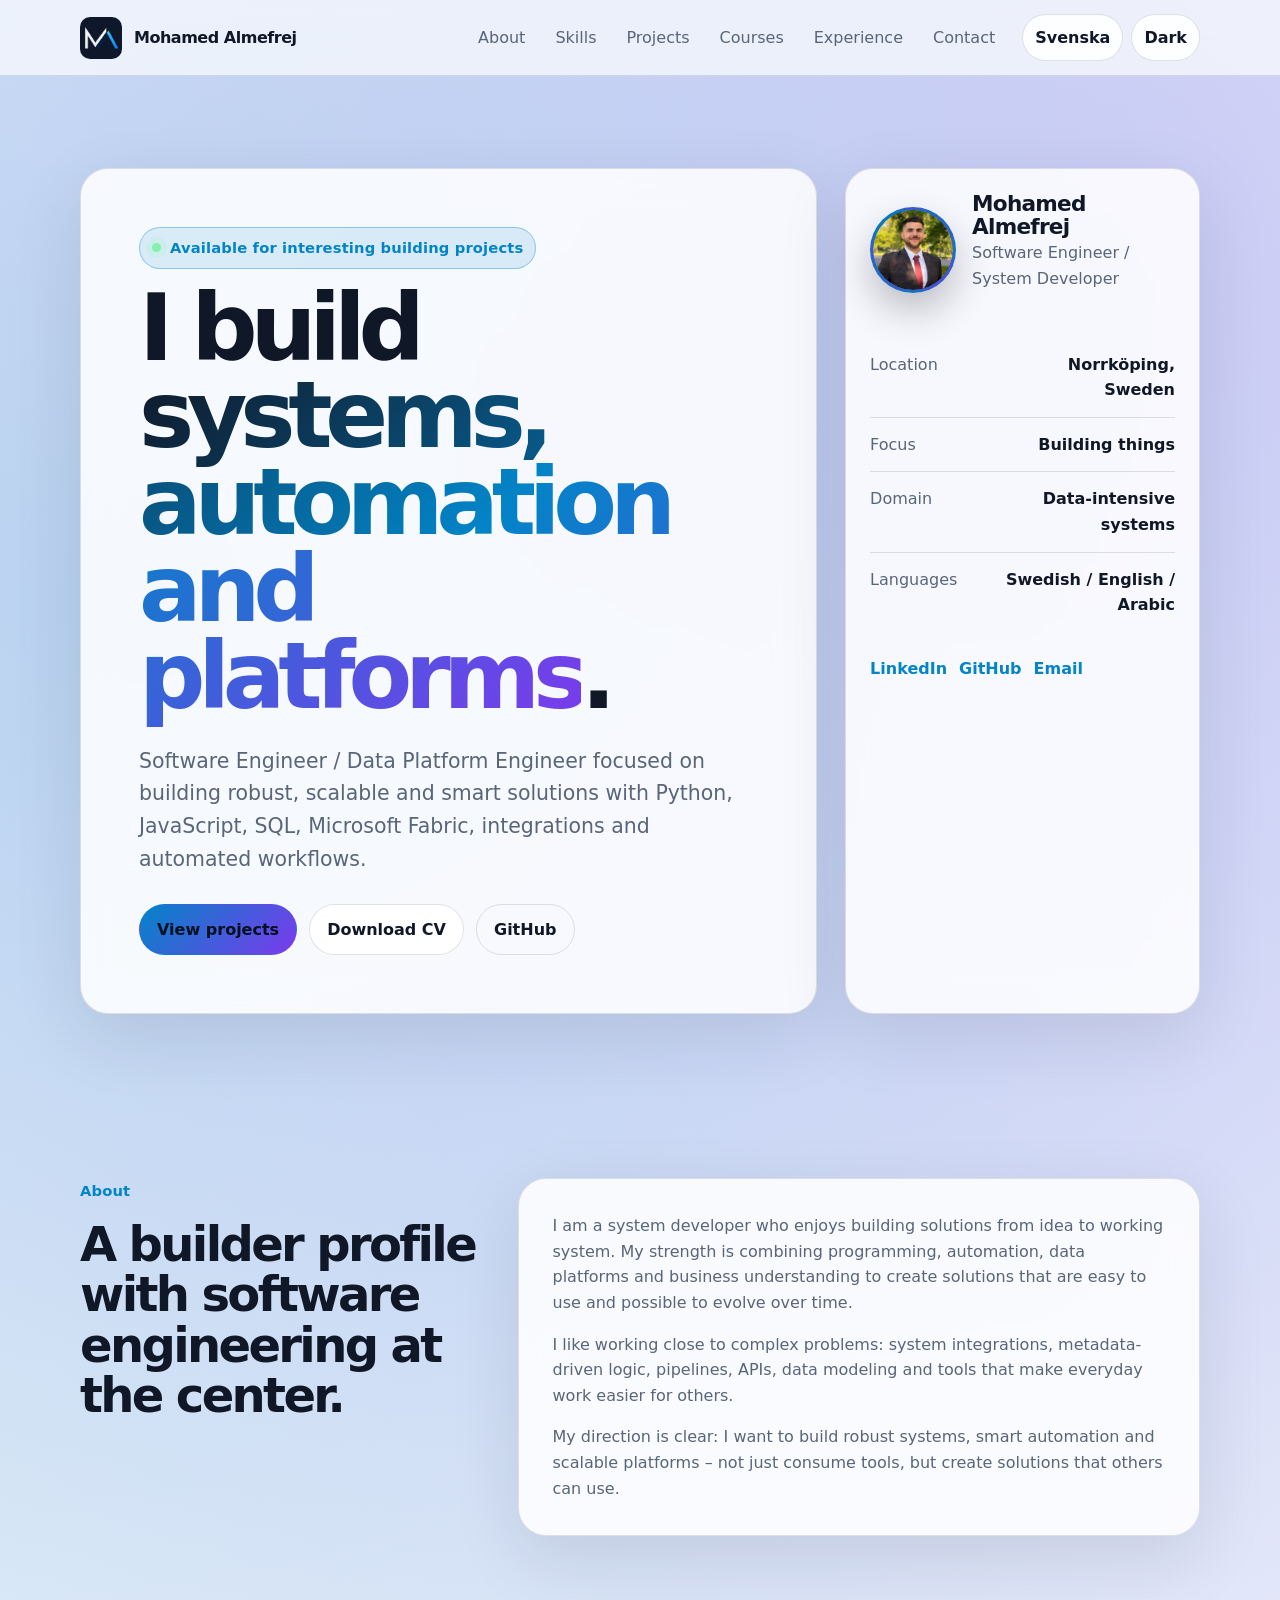
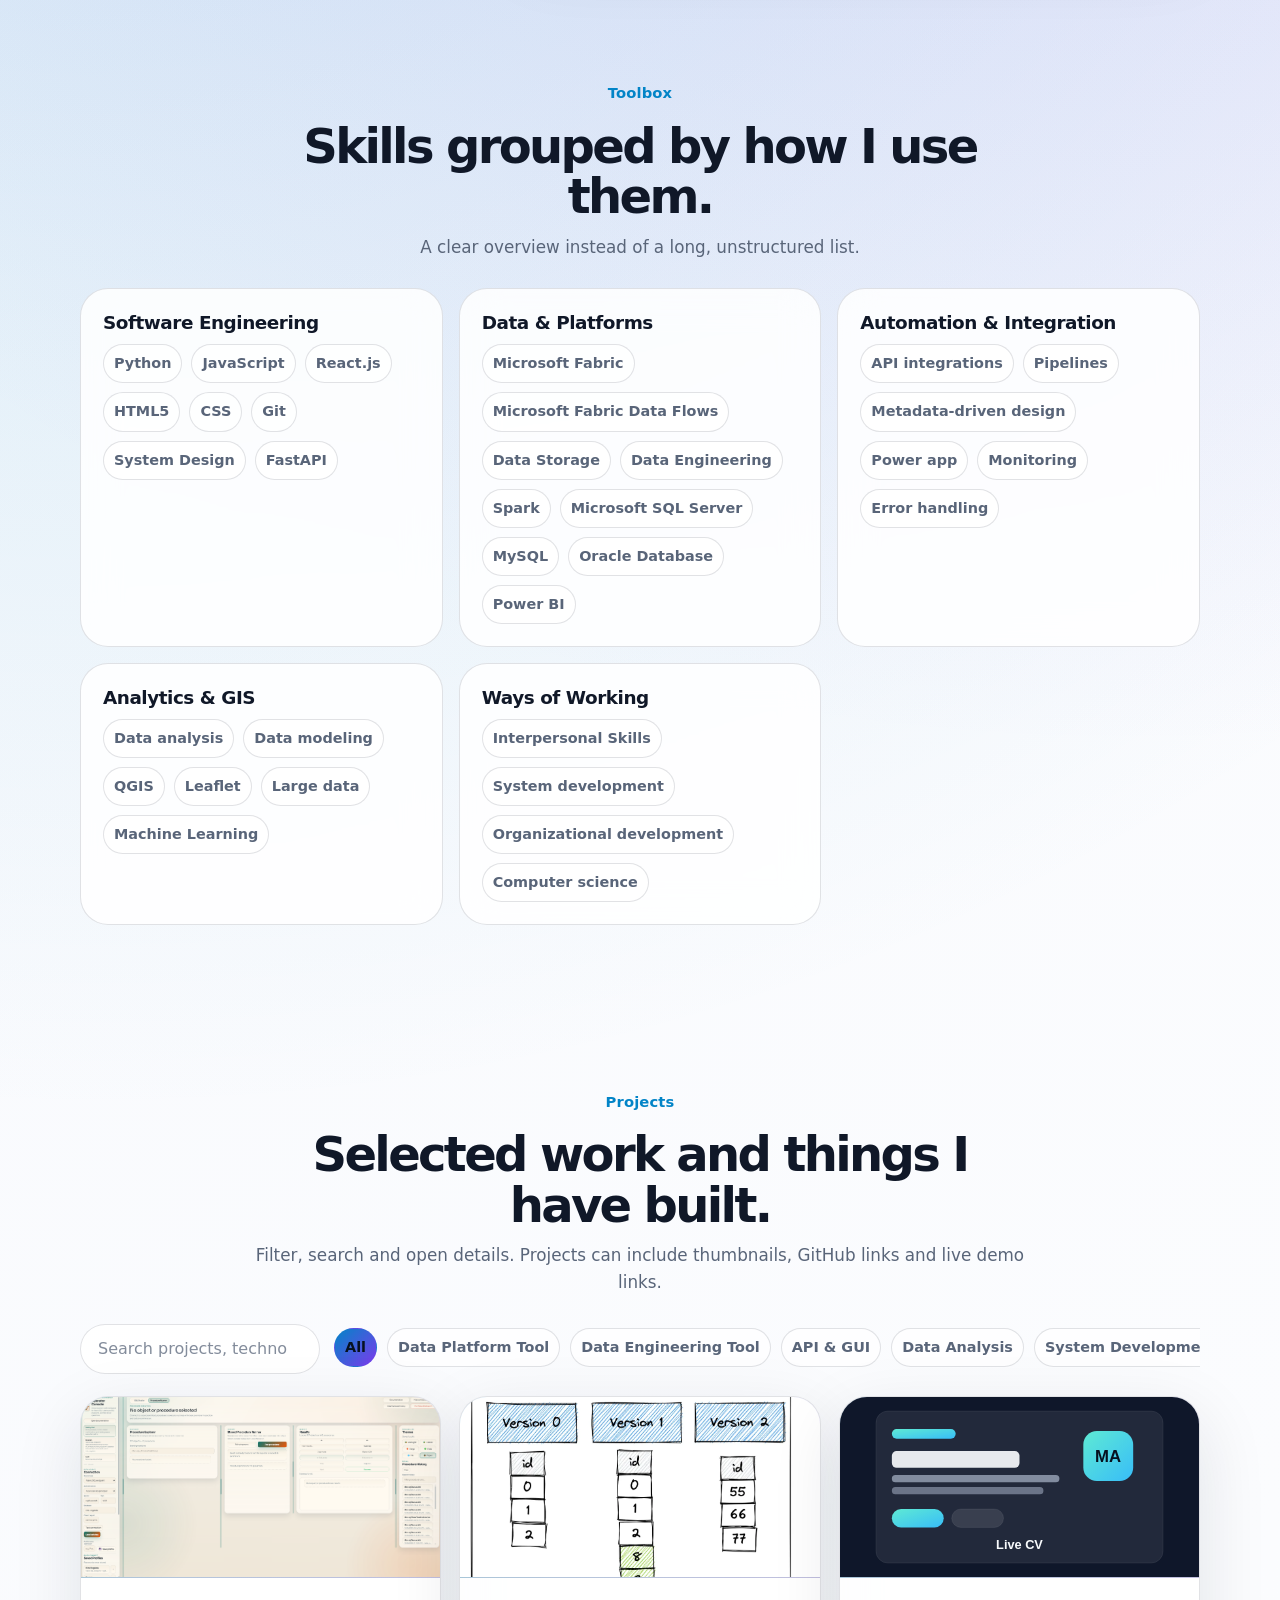
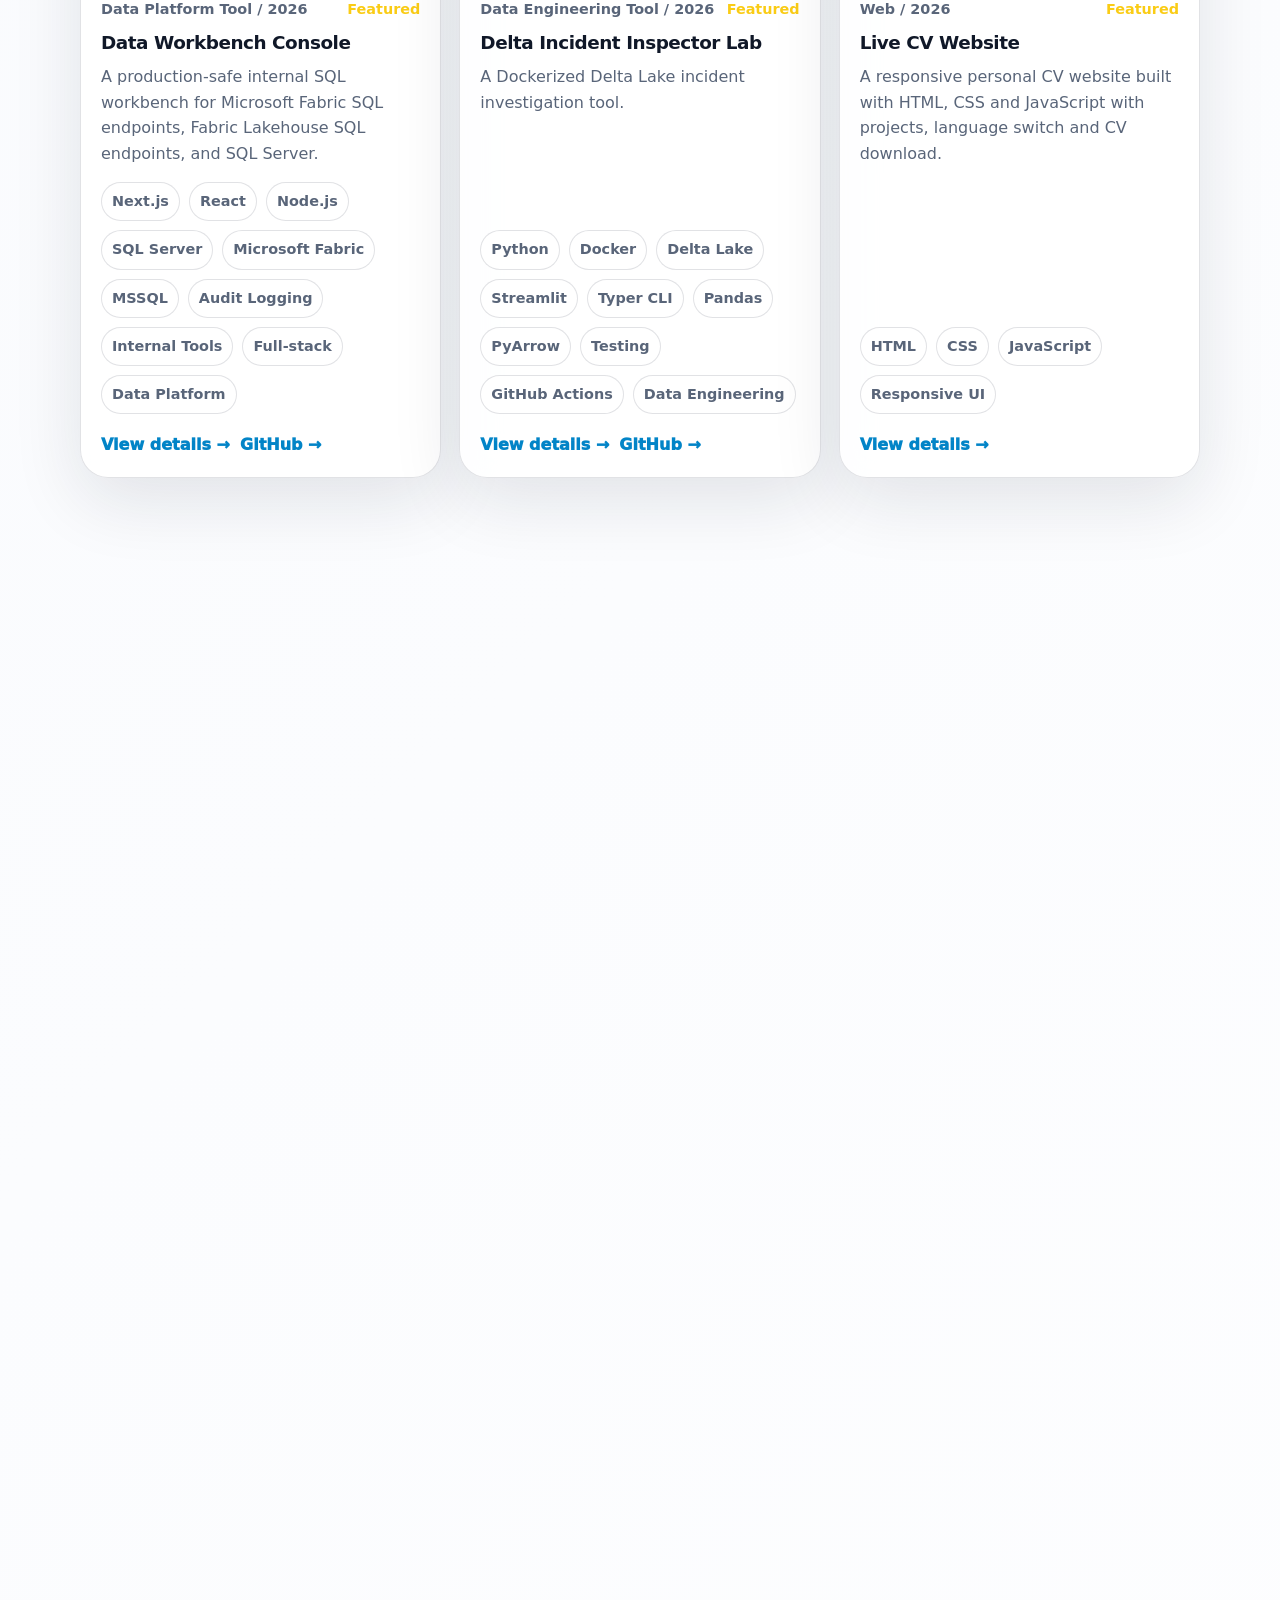
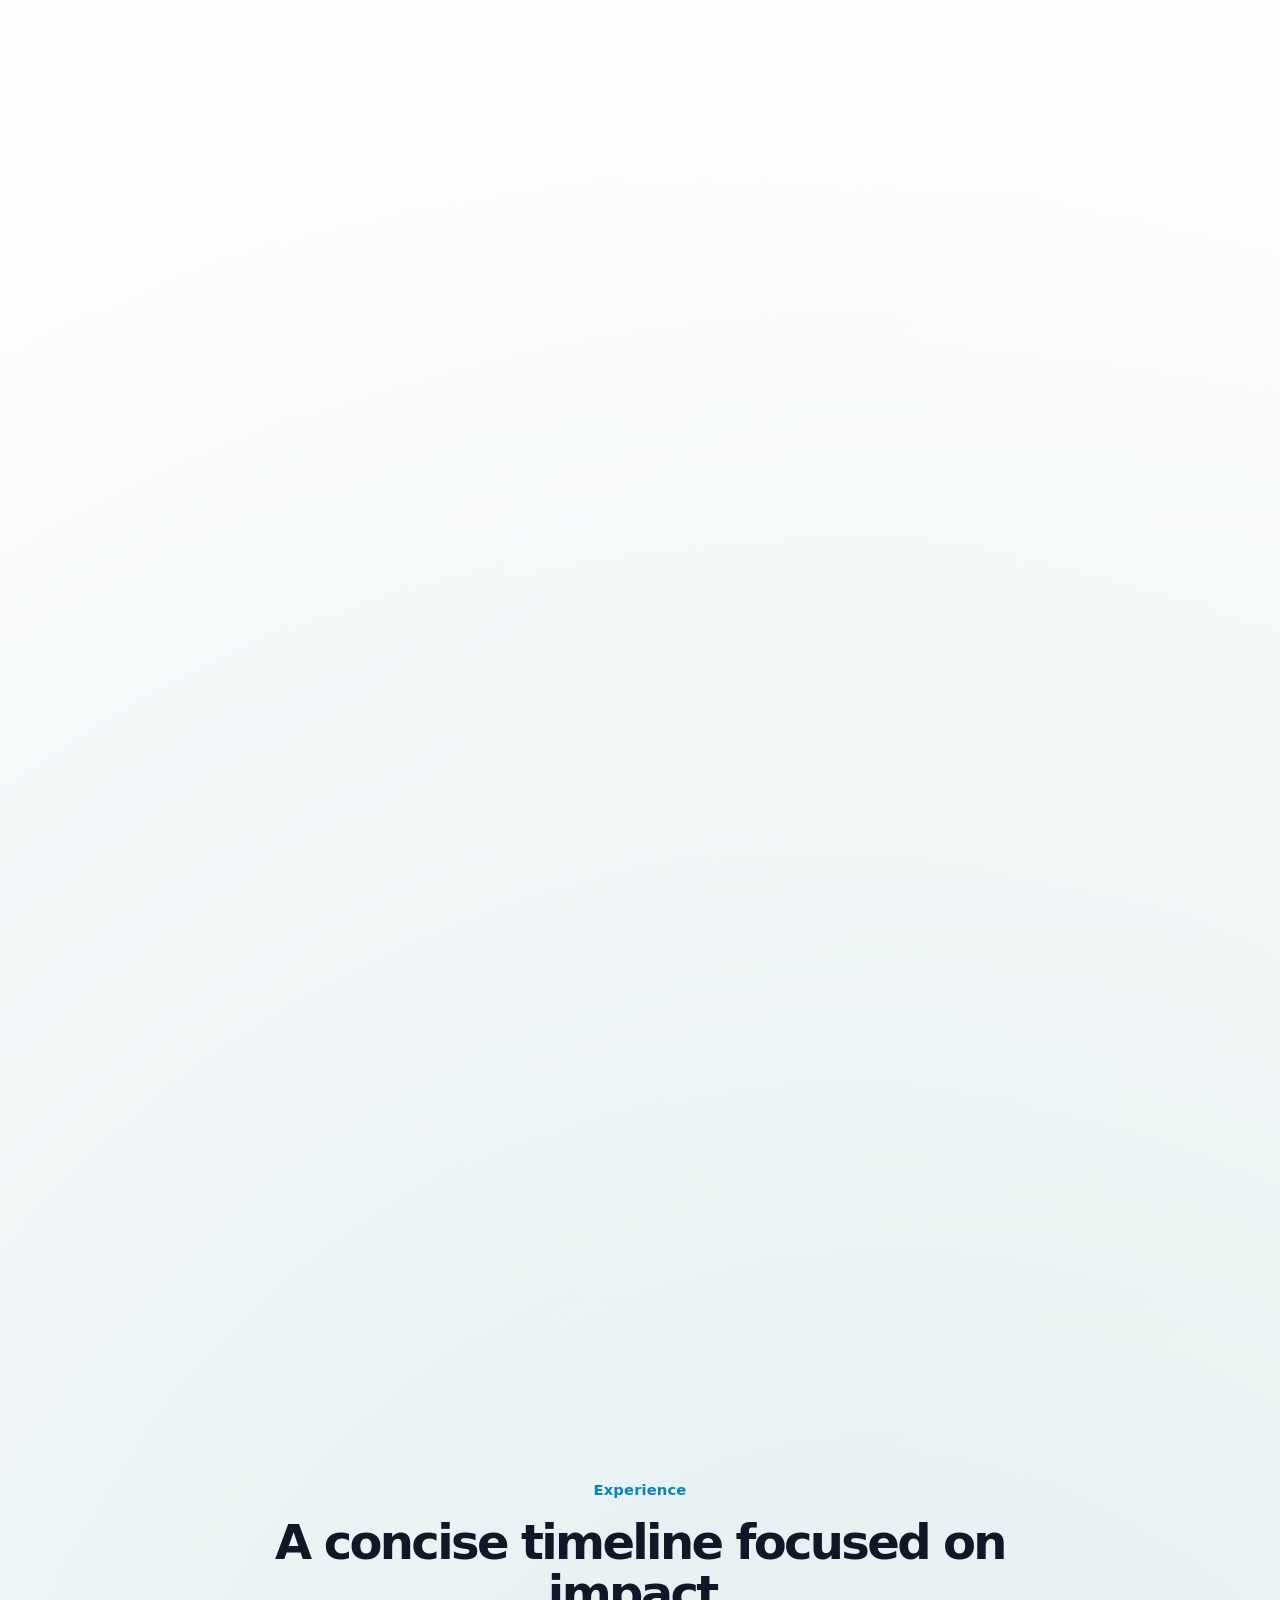
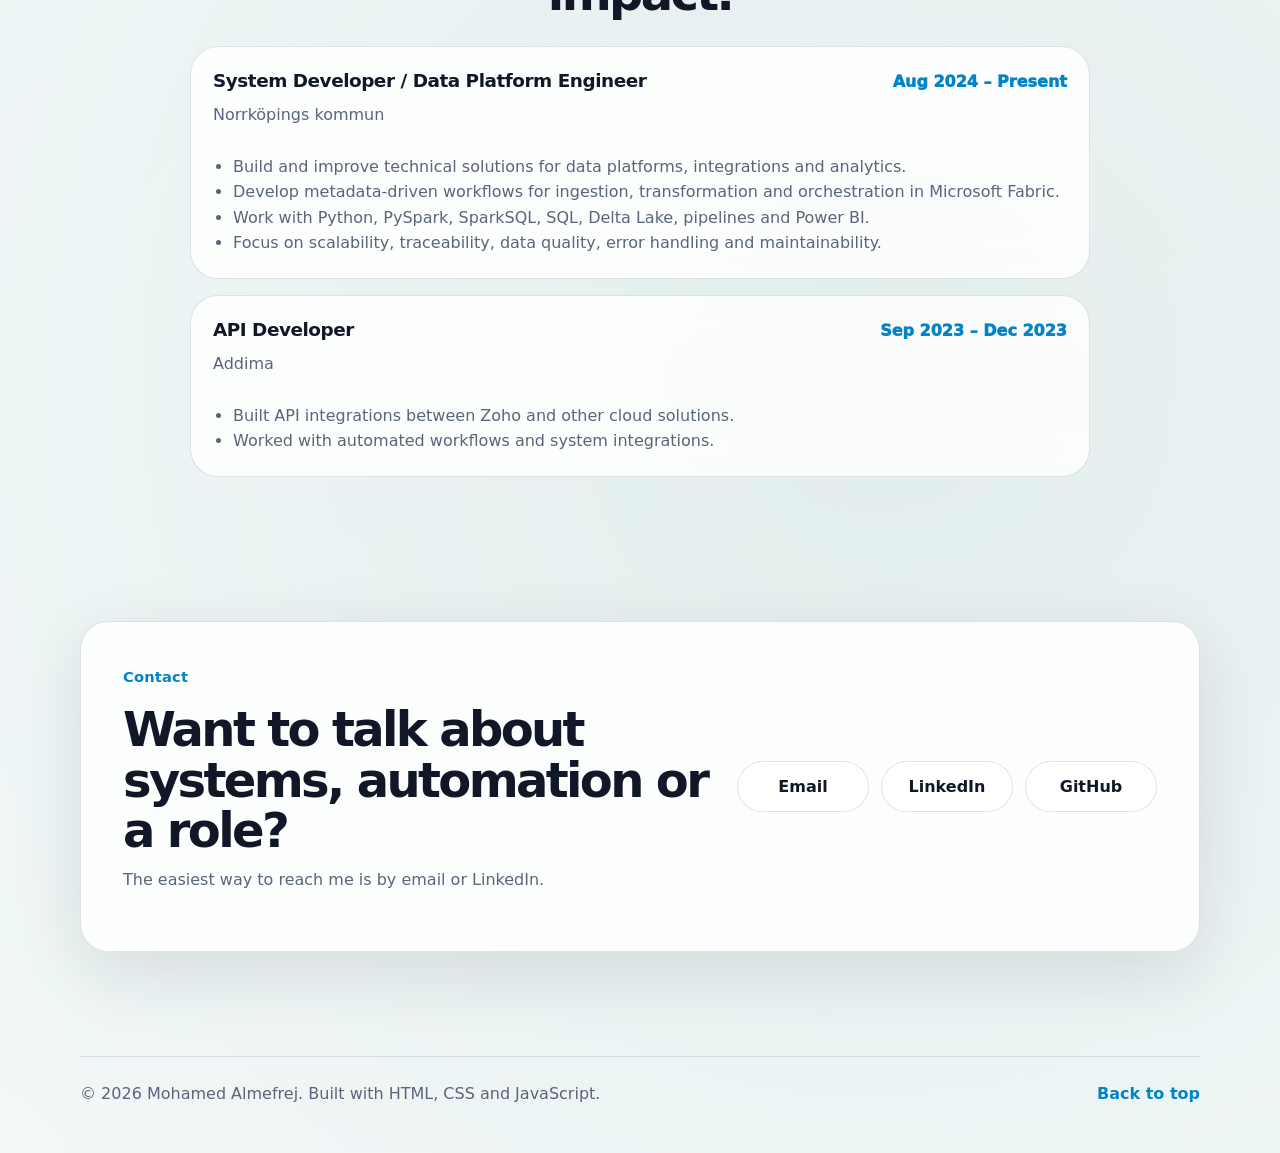
<file: index.html>
<!DOCTYPE html>
<html lang="sv">
<head>
  <meta charset="UTF-8" />
  <meta name="viewport" content="width=device-width, initial-scale=1.0" />
  <meta name="description" content="Live CV for Mohamed Almefrej — Software Engineer focused on scalable systems, automation, integrations and data platforms." />
  <meta name="author" content="Mohamed Almefrej" />
  <meta name="theme-color" content="#0f172a" />

  <meta property="og:title" content="Mohamed Almefrej | Live CV" />
  <meta property="og:description" content="Software Engineer focused on scalable systems, automation, integrations and data platforms." />
  <meta property="og:type" content="website" />
  <meta property="og:image" content="assets/images/og-image.svg" />

  <title>Mohamed Almefrej | Live CV</title>
  <link rel="icon" href="assets/images/logo2.png" type="image/png" />
  <link rel="stylesheet" href="style.css" />
  <script src="data.js" defer></script>
  <script src="script.js" defer></script>
</head>
<body>
  <a class="skip-link" href="#main">Skip to content</a>

  <header class="site-header" data-header>
    <nav class="nav container" aria-label="Main navigation">
      <a href="#top" class="brand" aria-label="Go to homepage">
        <img class="brand-mark" src="assets/images/logo2.png" alt="" width="42" height="42" aria-hidden="true" />
        <span data-i18n="brandName">Mohamed Almefrej</span>
      </a>

      <button class="icon-button menu-button" type="button" data-menu-toggle aria-label="Open menu" aria-expanded="false" aria-controls="site-menu">
        <span class="menu-lines" aria-hidden="true"></span>
      </button>

      <div class="nav-panel" id="site-menu" data-nav-panel>
        <a href="#about" data-i18n="navAbout">About</a>
        <a href="#skills" data-i18n="navSkills">Skills</a>
        <a href="#projects" data-i18n="navProjects">Projects</a>
        <a href="#courses" data-i18n="navCourses">Courses</a>
        <a href="#experience" data-i18n="navExperience">Experience</a>
        <a href="#contact" data-i18n="navContact">Contact</a>

        <div class="nav-actions" aria-label="Site settings">
          <button class="pill-button" type="button" data-language-toggle aria-label="Switch language">English</button>
          <button class="pill-button" type="button" data-theme-toggle aria-label="Switch theme">
            <span data-theme-label>Dark</span>
          </button>
        </div>
      </div>
    </nav>
  </header>

  <main id="main">
    <section class="hero section-pad" id="top">
      <div class="container hero-grid">
        <div class="hero-content reveal">
          <p class="eyebrow"><span class="status-dot" aria-hidden="true"></span><span data-i18n="heroEyebrow">Available for interesting projects</span></p>
          <h1 data-hero-title>Building systems, automation and platforms.</h1>
          <p class="hero-text" data-i18n="heroText">
            Software Engineer focused on building practical, scalable and maintainable solutions.
          </p>

          <div class="hero-actions">
            <a class="button primary" href="#projects" data-i18n="viewProjects">View projects</a>
            <a class="button" href="assets/cv/Mohamed_Almefrej_CV_English.pdf" download data-cv-download data-i18n="downloadCv">Download CV</a>
            <a class="button ghost" href="https://github.com/MohamedMrj" target="_blank" rel="noreferrer">GitHub</a>
          </div>
        </div>

        <aside class="hero-card reveal" aria-label="Profile summary">
          <div class="avatar-wrap">
            <div class="avatar">
              <img src="assets/images/profile.jpg" alt="Mohamed Almefrej" onerror="this.remove()" />
              <span aria-hidden="true">MA</span>
            </div>
            <div>
              <h2 data-i18n="profileName">Mohamed Almefrej</h2>
              <p data-i18n="profileRole">Software Engineer / System Developer</p>
            </div>
          </div>

          <div class="quick-facts" data-facts></div>

          <div class="mini-links">
            <a href="https://www.linkedin.com/in/mohamed-almefrej" target="_blank" rel="noreferrer">LinkedIn</a>
            <a href="https://github.com/MohamedMrj" target="_blank" rel="noreferrer">GitHub</a>
            <a href="mailto:mohamed.al-mefrej@hotmail.com">Email</a>
          </div>
        </aside>
      </div>
    </section>

    <section class="section-pad compact" id="about">
      <div class="container two-column">
        <div class="section-heading reveal">
          <p class="section-kicker" data-i18n="aboutKicker">About</p>
          <h2 data-i18n="aboutTitle">A builder profile with software engineering at the center.</h2>
        </div>
        <div class="rich-text card reveal" data-about-text></div>
      </div>
    </section>

    <section class="section-pad compact" id="skills">
      <div class="container">
        <div class="section-heading center reveal">
          <p class="section-kicker" data-i18n="skillsKicker">Toolbox</p>
          <h2 data-i18n="skillsTitle">Skills grouped by how I use them.</h2>
          <p data-i18n="skillsSubtitle">A clear overview instead of a long, unstructured list.</p>
        </div>
        <div class="skills-grid" data-skills></div>
      </div>
    </section>

    <section class="section-pad" id="projects">
      <div class="container">
        <div class="section-heading center reveal">
          <p class="section-kicker" data-i18n="projectsKicker">Projects</p>
          <h2 data-i18n="projectsTitle">Selected work and things I have built.</h2>
          <p data-i18n="projectsSubtitle">Filter, search and open details. Projects can include thumbnails, GitHub links and live demo links.</p>
        </div>

        <div class="project-controls reveal">
          <label class="search-box">
            <span class="sr-only" data-i18n="searchLabel">Search projects</span>
            <input type="search" data-project-search placeholder="Search projects, technology or category..." />
          </label>
          <div class="filter-scroll" data-project-filters aria-label="Project filters"></div>
        </div>

        <div class="projects-grid" data-projects></div>
        <div class="empty-state" data-empty-projects hidden></div>
      </div>
    </section>

    <section class="section-pad compact" id="courses">
      <div class="container">
        <div class="section-heading center reveal">
          <p class="section-kicker" data-i18n="coursesKicker">Courses</p>
          <h2 data-i18n="coursesTitle">Relevant courses from my education.</h2>
          <p data-i18n="coursesSubtitle">A quick overview of subjects supporting my profile in system development, data and web development.</p>
        </div>
        <div class="courses-grid" data-courses></div>
      </div>
    </section>

    <section class="section-pad compact" id="experience">
      <div class="container">
        <div class="section-heading center reveal">
          <p class="section-kicker" data-i18n="experienceKicker">Experience</p>
          <h2 data-i18n="experienceTitle">A concise timeline focused on impact.</h2>
        </div>
        <div class="timeline" data-experience></div>
      </div>
    </section>

    <section class="section-pad compact" id="contact">
      <div class="container contact-card card reveal">
        <div>
          <p class="section-kicker" data-i18n="contactKicker">Contact</p>
          <h2 data-i18n="contactTitle">Want to talk about systems, automation or a role?</h2>
          <p class="muted" data-i18n="contactText">The easiest way to reach me is by email or LinkedIn.</p>
        </div>
        <div class="contact-actions" data-contact-links></div>
      </div>
    </section>
  </main>

  <footer class="site-footer">
    <div class="container footer-inner">
      <p>© <span data-year></span> <span data-i18n="brandName">Mohamed Almefrej</span>. <span data-i18n="footerText">Built with HTML, CSS and JavaScript.</span></p>
      <a href="#top" data-i18n="backToTop">Back to top</a>
    </div>
  </footer>
</body>
</html>
</file>
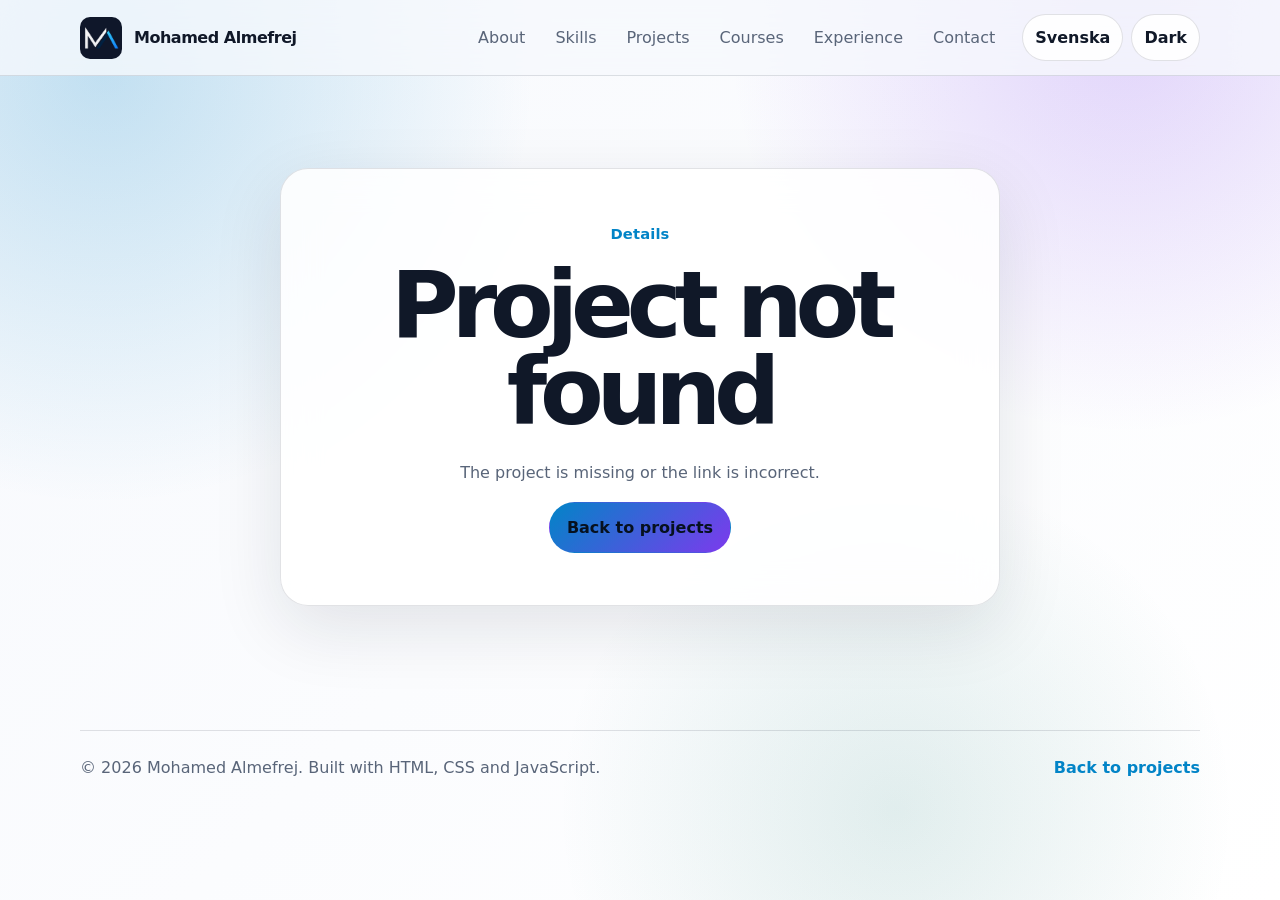
<file: project.html>
<!DOCTYPE html>
<html lang="sv">
<head>
  <meta charset="UTF-8" />
  <meta name="viewport" content="width=device-width, initial-scale=1.0" />
  <meta name="description" content="Project details for Mohamed Almefrej's Live CV portfolio." />
  <meta name="author" content="Mohamed Almefrej" />
  <meta name="theme-color" content="#0f172a" />

  <meta property="og:title" content="Project | Mohamed Almefrej" />
  <meta property="og:description" content="Detailed project case study from Mohamed Almefrej's portfolio." />
  <meta property="og:type" content="website" />
  <meta property="og:image" content="assets/images/og-image.svg" />

  <title>Project | Mohamed Almefrej</title>
  <link rel="icon" href="assets/images/logo2.png" type="image/png" />
  <link rel="stylesheet" href="style.css" />
  <script src="data.js" defer></script>
  <script src="project.js" defer></script>
</head>
<body>
  <a class="skip-link" href="#main">Skip to content</a>

  <header class="site-header" data-header>
    <nav class="nav container" aria-label="Main navigation">
      <a href="index.html#top" class="brand" aria-label="Go to homepage">
        <img class="brand-mark" src="assets/images/logo2.png" alt="" width="42" height="42" aria-hidden="true" />
        <span data-i18n="brandName">Mohamed Almefrej</span>
      </a>

      <button class="icon-button menu-button" type="button" data-menu-toggle aria-label="Open menu" aria-expanded="false" aria-controls="site-menu">
        <span class="menu-lines" aria-hidden="true"></span>
      </button>

      <div class="nav-panel" id="site-menu" data-nav-panel>
        <a href="index.html#about" data-i18n="navAbout">About</a>
        <a href="index.html#skills" data-i18n="navSkills">Skills</a>
        <a href="index.html#projects" data-i18n="navProjects">Projects</a>
        <a href="index.html#courses" data-i18n="navCourses">Courses</a>
        <a href="index.html#experience" data-i18n="navExperience">Experience</a>
        <a href="index.html#contact" data-i18n="navContact">Contact</a>

        <div class="nav-actions" aria-label="Site settings">
          <button class="pill-button" type="button" data-language-toggle aria-label="Switch language">English</button>
          <button class="pill-button" type="button" data-theme-toggle aria-label="Switch theme">
            <span data-theme-label>Dark</span>
          </button>
        </div>
      </div>
    </nav>
  </header>

  <main id="main" data-project-page></main>

  <footer class="site-footer">
    <div class="container footer-inner">
      <p>&copy; <span data-year></span> <span data-i18n="brandName">Mohamed Almefrej</span>. <span data-i18n="footerText">Built with HTML, CSS and JavaScript.</span></p>
      <a href="index.html#projects" data-i18n="backToProjects">Back to projects</a>
    </div>
  </footer>
</body>
</html>
</file>
<file: style.css>
:root {
  color-scheme: dark;
  --bg: #08111f;
  --bg-soft: #0f1a2e;
  --surface: rgba(255, 255, 255, 0.075);
  --surface-strong: rgba(255, 255, 255, 0.115);
  --text: #f8fafc;
  --muted: #a8b3c7;
  --line: rgba(255, 255, 255, 0.14);
  --accent: #38bdf8;
  --accent-2: #a78bfa;
  --accent-3: #5eead4;
  --danger: #fb7185;
  --success: #86efac;
  --warning: #facc15;
  --shadow: 0 24px 80px rgba(0, 0, 0, 0.34);
  --radius-lg: 28px;
  --radius-md: 20px;
  --radius-sm: 14px;
  --container: 1120px;
  --header-height: 76px;
}

[data-theme="light"] {
  color-scheme: light;
  --bg: #f7f9fd;
  --bg-soft: #ffffff;
  --surface: rgba(255, 255, 255, 0.86);
  --surface-strong: #ffffff;
  --text: #101828;
  --muted: #596579;
  --line: rgba(15, 23, 42, 0.12);
  --accent: #0284c7;
  --accent-2: #7c3aed;
  --accent-3: #0f766e;
  --shadow: 0 22px 70px rgba(15, 23, 42, 0.11);
}

* {
  box-sizing: border-box;
}

html {
  scroll-behavior: smooth;
}

body {
  margin: 0;
  min-height: 100vh;
  font-family: Inter, ui-sans-serif, system-ui, -apple-system, BlinkMacSystemFont, "Segoe UI", sans-serif;
  color: var(--text);
  background:
    radial-gradient(circle at 8% 8%, color-mix(in srgb, var(--accent) 22%, transparent), transparent 30%),
    radial-gradient(circle at 88% 4%, color-mix(in srgb, var(--accent-2) 20%, transparent), transparent 28%),
    radial-gradient(circle at 70% 90%, color-mix(in srgb, var(--accent-3) 12%, transparent), transparent 28%),
    linear-gradient(135deg, var(--bg), var(--bg-soft));
  line-height: 1.6;
  overflow-x: hidden;
}

body.menu-open {
  overflow: hidden;
}

img,
svg {
  max-width: 100%;
  display: block;
}

a {
  color: inherit;
  text-decoration: none;
}

button,
input {
  font: inherit;
}

button {
  border: 0;
}

:focus-visible {
  outline: 3px solid color-mix(in srgb, var(--accent) 72%, white);
  outline-offset: 3px;
}

.container {
  width: min(var(--container), calc(100% - 32px));
  margin-inline: auto;
}

.skip-link {
  position: absolute;
  left: -999px;
  top: 16px;
  z-index: 1000;
  padding: 10px 14px;
  border-radius: 999px;
  background: var(--text);
  color: var(--bg);
  font-weight: 800;
}

.skip-link:focus {
  left: 16px;
}

.sr-only {
  position: absolute;
  width: 1px;
  height: 1px;
  padding: 0;
  margin: -1px;
  overflow: hidden;
  clip: rect(0, 0, 0, 0);
  border: 0;
}

.site-header {
  position: sticky;
  top: 0;
  z-index: 50;
  height: var(--header-height);
  border-bottom: 1px solid var(--line);
  background: color-mix(in srgb, var(--bg) 78%, transparent);
  backdrop-filter: blur(22px);
}

.nav {
  height: 100%;
  display: flex;
  justify-content: space-between;
  align-items: center;
  gap: 16px;
}

.brand {
  display: inline-flex;
  align-items: center;
  gap: 12px;
  font-size: 1rem;
  font-weight: 900;
  letter-spacing: -0.03em;
  white-space: nowrap;
}

.brand-mark {
  width: 42px;
  height: 42px;
  flex-shrink: 0;
  object-fit: cover;
  border-radius: 10px;
  background: #0f172a;
}

.nav-panel {
  display: flex;
  align-items: center;
  gap: 4px;
}

.nav-panel > a,
.pill-button,
.icon-button {
  border: 1px solid transparent;
  border-radius: 999px;
  background: transparent;
  color: var(--muted);
  padding: 10px 12px;
  cursor: pointer;
  transition: color 180ms ease, background 180ms ease, border-color 180ms ease, transform 180ms ease;
}

.nav-panel > a:hover,
.pill-button:hover,
.icon-button:hover,
.nav-panel > a.active {
  color: var(--text);
  background: var(--surface);
  border-color: var(--line);
}

.nav-actions {
  display: flex;
  align-items: center;
  gap: 8px;
  margin-left: 10px;
}

.pill-button {
  background: var(--surface);
  border-color: var(--line);
  color: var(--text);
  font-weight: 800;
}

.menu-button {
  display: none;
  width: 46px;
  height: 46px;
  place-items: center;
}

.menu-lines,
.menu-lines::before,
.menu-lines::after {
  display: block;
  width: 20px;
  height: 2px;
  border-radius: 999px;
  background: var(--text);
  transition: transform 180ms ease, opacity 180ms ease;
}

.menu-lines {
  position: relative;
}

.menu-lines::before,
.menu-lines::after {
  content: "";
  position: absolute;
  left: 0;
}

.menu-lines::before {
  transform: translateY(-7px);
}

.menu-lines::after {
  transform: translateY(7px);
}

body.menu-open .menu-lines {
  background: transparent;
}

body.menu-open .menu-lines::before {
  transform: rotate(45deg);
}

body.menu-open .menu-lines::after {
  transform: rotate(-45deg);
}

.section-pad {
  padding: 92px 0;
}

.section-pad.compact {
  padding: 72px 0;
}

.hero {
  min-height: calc(100vh - var(--header-height));
  display: grid;
  align-items: center;
}

.hero-grid {
  display: grid;
  grid-template-columns: minmax(0, 1.35fr) minmax(300px, 0.65fr);
  gap: 28px;
  align-items: stretch;
}

.hero-content,
.card,
.hero-card,
.skill-group,
.project-card,
.course-item,
.timeline-item {
  border: 1px solid var(--line);
  background: var(--surface);
  border-radius: var(--radius-lg);
  box-shadow: var(--shadow);
  backdrop-filter: blur(18px);
}

.hero-content {
  padding: clamp(28px, 5vw, 58px);
  display: flex;
  flex-direction: column;
  justify-content: center;
}

.eyebrow,
.section-kicker {
  display: inline-flex;
  align-items: center;
  gap: 9px;
  width: fit-content;
  margin: 0 0 16px;
  color: var(--accent);
  font-size: 0.92rem;
  font-weight: 900;
  letter-spacing: 0.01em;
}

.eyebrow {
  padding: 8px 12px;
  border-radius: 999px;
  border: 1px solid color-mix(in srgb, var(--accent) 36%, transparent);
  background: color-mix(in srgb, var(--accent) 12%, transparent);
}

.status-dot {
  width: 9px;
  height: 9px;
  border-radius: 999px;
  background: var(--success);
  box-shadow: 0 0 0 6px color-mix(in srgb, var(--success) 16%, transparent);
  flex: 0 0 auto;
}

h1,
h2,
h3,
p {
  margin-top: 0;
}

h1 {
  margin-bottom: 24px;
  font-size: clamp(2.6rem, 8vw, 5.8rem);
  line-height: 0.94;
  letter-spacing: -0.078em;
}

h2 {
  margin-bottom: 12px;
  font-size: clamp(1.8rem, 4vw, 3rem);
  line-height: 1.05;
  letter-spacing: -0.055em;
}

h3 {
  margin-bottom: 10px;
  font-size: 1.15rem;
  line-height: 1.25;
  letter-spacing: -0.025em;
}

.gradient-text,
[data-hero-title] strong {
  background: linear-gradient(135deg, var(--text), var(--accent), var(--accent-2));
  -webkit-background-clip: text;
  background-clip: text;
  color: transparent;
}

.hero-text {
  max-width: 760px;
  color: var(--muted);
  font-size: clamp(1.06rem, 2vw, 1.28rem);
  margin-bottom: 28px;
}

.hero-actions,
.contact-actions,
.mini-links {
  display: flex;
  flex-wrap: wrap;
  gap: 12px;
  align-items: center;
}

.button {
  display: inline-flex;
  align-items: center;
  justify-content: center;
  min-height: 46px;
  padding: 12px 17px;
  border: 1px solid var(--line);
  border-radius: 999px;
  background: var(--surface-strong);
  color: var(--text);
  font-weight: 900;
  cursor: pointer;
  transition: transform 180ms ease, border-color 180ms ease, background 180ms ease;
}

.button:hover {
  transform: translateY(-2px);
  border-color: color-mix(in srgb, var(--accent) 58%, transparent);
  background: color-mix(in srgb, var(--accent) 13%, var(--surface-strong));
}

.button.primary {
  border-color: transparent;
  background: linear-gradient(135deg, var(--accent), var(--accent-2));
  color: #06111f;
}

.button.ghost {
  background: transparent;
}

.hero-card {
  padding: 24px;
  display: flex;
  flex-direction: column;
  justify-content: flex-start;
  gap: 24px;
}

.avatar-wrap {
  display: flex;
  align-items: center;
  gap: 16px;
  min-width: 0;
}

.avatar {
  width: 86px;
  height: 86px;
  flex: 0 0 86px;
  display: grid;
  place-items: center;
  border-radius: 999px;
  background: linear-gradient(135deg, var(--accent), var(--accent-2));
  color: #06111f;
  font-size: 1.8rem;
  font-weight: 950;
  overflow: hidden;
  position: relative;
  border: 3px solid color-mix(in srgb, var(--accent) 36%, var(--line));
  box-shadow: 0 18px 38px rgba(0, 0, 0, 0.24);
}

.avatar img {
  width: 100%;
  height: 100%;
  object-fit: cover;
  position: absolute;
  inset: 0;
  z-index: 1;
  border-radius: inherit;
}

.avatar span {
  position: relative;
  z-index: 0;
}

.avatar-wrap h2 {
  font-size: 1.35rem;
  margin-bottom: 2px;
  letter-spacing: -0.035em;
  overflow-wrap: anywhere;
}

.avatar-wrap > div:last-child {
  min-width: 0;
}

.avatar-wrap p,
.muted {
  color: var(--muted);
}

.quick-facts {
  display: grid;
  margin-top: 6px;
}

.fact {
  display: grid;
  grid-template-columns: minmax(90px, 0.7fr) minmax(0, 1fr);
  align-items: start;
  gap: 16px;
  padding: 14px 0;
  border-bottom: 1px solid var(--line);
}

.fact:last-child {
  border-bottom: 0;
}

.fact span:first-child {
  color: var(--muted);
}

.fact span:last-child {
  text-align: right;
  font-weight: 850;
  overflow-wrap: anywhere;
}

.mini-links a {
  color: var(--accent);
  font-weight: 900;
}

.two-column {
  display: grid;
  grid-template-columns: minmax(0, 0.75fr) minmax(0, 1.25fr);
  gap: 28px;
  align-items: start;
}

.section-heading.center {
  max-width: 780px;
  margin: 0 auto 28px;
  text-align: center;
}

.section-heading p:not(.section-kicker) {
  margin-bottom: 0;
  color: var(--muted);
  font-size: 1.05rem;
}

.rich-text {
  padding: clamp(22px, 4vw, 34px);
}

.rich-text p {
  color: var(--muted);
}

.rich-text p:last-child {
  margin-bottom: 0;
}

.skills-grid {
  display: grid;
  grid-template-columns: repeat(3, 1fr);
  gap: 16px;
}

.skill-group {
  padding: 22px;
  box-shadow: none;
}

.skill-list,
.project-tags {
  display: flex;
  flex-wrap: wrap;
  gap: 9px;
}

.tag,
.skill-tag,
.category-button {
  display: inline-flex;
  align-items: center;
  border: 1px solid var(--line);
  border-radius: 999px;
  background: color-mix(in srgb, var(--surface-strong) 74%, transparent);
  color: var(--muted);
  padding: 7px 10px;
  font-size: 0.9rem;
  font-weight: 850;
}

.courses-grid {
  display: grid;
  grid-template-columns: repeat(3, 1fr);
  gap: 14px;
  max-width: 980px;
  margin: 0 auto;
}

.course-item {
  display: flex;
  align-items: center;
  gap: 12px;
  min-height: 74px;
  padding: 18px;
  color: var(--text);
  font-weight: 850;
  box-shadow: none;
}

.course-mark {
  width: 10px;
  height: 10px;
  flex: 0 0 auto;
  border-radius: 999px;
  background: var(--accent);
  box-shadow: 0 0 0 6px color-mix(in srgb, var(--accent) 14%, transparent);
}

.category-button {
  cursor: pointer;
  white-space: nowrap;
  transition: background 180ms ease, color 180ms ease, border-color 180ms ease;
}

.category-button:hover,
.category-button.active {
  color: #06111f;
  border-color: transparent;
  background: linear-gradient(135deg, var(--accent), var(--accent-2));
}

.project-controls {
  display: grid;
  grid-template-columns: minmax(240px, 1fr) auto;
  gap: 14px;
  align-items: center;
  margin-bottom: 22px;
}

.search-box input {
  width: 100%;
  min-height: 50px;
  padding: 0 17px;
  border-radius: 999px;
  border: 1px solid var(--line);
  background: var(--surface);
  color: var(--text);
  outline: none;
}

.search-box input::placeholder {
  color: color-mix(in srgb, var(--muted) 75%, transparent);
}

.search-box input:focus {
  border-color: color-mix(in srgb, var(--accent) 65%, transparent);
  box-shadow: 0 0 0 4px color-mix(in srgb, var(--accent) 14%, transparent);
}

.filter-scroll {
  display: flex;
  gap: 10px;
  overflow-x: auto;
  padding-bottom: 3px;
}

.projects-grid {
  display: grid;
  grid-template-columns: repeat(3, 1fr);
  gap: 18px;
}

.project-card {
  overflow: hidden;
  display: flex;
  flex-direction: column;
  min-height: 420px;
  transition: transform 180ms ease, border-color 180ms ease, background 180ms ease;
}

.project-card:hover {
  transform: translateY(-5px);
  border-color: color-mix(in srgb, var(--accent) 48%, transparent);
  background: var(--surface-strong);
}

.project-media {
  min-height: 160px;
  border-bottom: 1px solid var(--line);
  background: linear-gradient(135deg, color-mix(in srgb, var(--accent) 26%, transparent), color-mix(in srgb, var(--accent-2) 24%, transparent));
  position: relative;
  overflow: hidden;
}

.project-media img {
  width: 100%;
  height: 180px;
  object-fit: cover;
  position: relative;
  z-index: 1;
}

.project-placeholder {
  position: absolute;
  inset: 0;
  display: grid;
  place-items: center;
  font-size: 2.35rem;
  font-weight: 950;
  letter-spacing: -0.08em;
  color: color-mix(in srgb, var(--text) 78%, transparent);
}

.project-body {
  padding: 20px;
  display: flex;
  flex: 1;
  flex-direction: column;
}

.project-meta {
  display: flex;
  justify-content: space-between;
  gap: 12px;
  margin-bottom: 10px;
  color: var(--muted);
  font-size: 0.9rem;
  font-weight: 850;
}

.featured-badge {
  color: var(--warning);
}

.project-body p {
  color: var(--muted);
  flex: 1;
}

.project-actions {
  display: flex;
  flex-wrap: wrap;
  gap: 10px;
  margin-top: 18px;
}

.text-link {
  color: var(--accent);
  background: transparent;
  padding: 0;
  cursor: pointer;
  font-weight: 950;
}

.text-link:hover {
  text-decoration: underline;
}

.empty-state {
  margin-top: 18px;
  padding: 28px;
  border: 1px dashed var(--line);
  border-radius: var(--radius-md);
  color: var(--muted);
  text-align: center;
}

.timeline {
  display: grid;
  gap: 16px;
  max-width: 900px;
  margin: 0 auto;
}

.timeline-item {
  padding: 22px;
  box-shadow: none;
}

.timeline-top {
  display: flex;
  justify-content: space-between;
  align-items: flex-start;
  gap: 16px;
  margin-bottom: 10px;
}

.timeline-period {
  color: var(--accent);
  font-weight: 950;
  white-space: nowrap;
}

.timeline ul {
  margin: 0;
  padding-left: 20px;
  color: var(--muted);
}

.contact-card {
  display: grid;
  grid-template-columns: minmax(0, 1fr) auto;
  gap: 24px;
  align-items: center;
  padding: clamp(24px, 5vw, 42px);
}

.contact-actions .button {
  min-width: 132px;
}

.site-footer {
  padding: 32px 0 46px;
  color: var(--muted);
}

.footer-inner {
  display: flex;
  justify-content: space-between;
  gap: 18px;
  align-items: center;
  border-top: 1px solid var(--line);
  padding-top: 24px;
}

.footer-inner p {
  margin: 0;
}

.footer-inner a {
  color: var(--accent);
  font-weight: 900;
}

.project-dialog {
  width: min(820px, calc(100% - 28px));
  max-height: min(760px, calc(100vh - 42px));
  border: 1px solid var(--line);
  border-radius: var(--radius-lg);
  background: var(--bg-soft);
  color: var(--text);
  box-shadow: var(--shadow);
  padding: 0;
  overflow: auto;
}

.project-dialog::backdrop {
  background: rgba(0, 0, 0, 0.58);
  backdrop-filter: blur(8px);
}

.dialog-close {
  position: sticky;
  top: 14px;
  float: right;
  z-index: 2;
  width: 42px;
  height: 42px;
  margin: 14px;
  border-radius: 999px;
  background: var(--surface-strong);
  color: var(--text);
  border: 1px solid var(--line);
  font-size: 1.7rem;
  line-height: 1;
  cursor: pointer;
}

.dialog-hero {
  min-height: 230px;
  background: linear-gradient(135deg, color-mix(in srgb, var(--accent) 22%, transparent), color-mix(in srgb, var(--accent-2) 22%, transparent));
}

.dialog-hero img {
  width: 100%;
  height: 260px;
  object-fit: cover;
}

.dialog-body {
  padding: clamp(22px, 4vw, 36px);
}

.dialog-section {
  margin-top: 20px;
}

.dialog-section strong {
  display: block;
  margin-bottom: 6px;
}

.dialog-links {
  margin-top: 24px;
  display: flex;
  flex-wrap: wrap;
  gap: 10px;
}

.back-link {
  display: inline-flex;
  width: fit-content;
  margin-bottom: 24px;
  color: var(--accent);
  font-weight: 950;
}

.back-link:hover {
  text-decoration: underline;
}

.project-detail-hero {
  display: grid;
  grid-template-columns: minmax(0, 0.95fr) minmax(320px, 1.05fr);
  gap: 28px;
  align-items: stretch;
  min-width: 0;
  margin-bottom: 28px;
}

.project-detail-copy,
.project-detail-media,
.project-detail-meta,
.project-detail-section,
.gallery-item,
.not-found-card {
  border: 1px solid var(--line);
  background: var(--surface);
  border-radius: var(--radius-lg);
  box-shadow: var(--shadow);
  backdrop-filter: blur(18px);
}

.project-detail-hero > *,
.project-detail-grid > *,
.gallery-grid > * {
  min-width: 0;
}

.project-detail-copy {
  min-width: 0;
  width: 100%;
  max-width: 100%;
  overflow: hidden;
  padding: clamp(28px, 4vw, 44px);
}

.project-detail-copy h1 {
  font-size: clamp(2.35rem, 4.3vw, 3.55rem);
  line-height: 1.03;
  letter-spacing: 0;
  overflow-wrap: anywhere;
  word-break: break-word;
  hyphens: auto;
}

.project-detail-actions {
  display: flex;
  flex-wrap: wrap;
  gap: 12px;
  margin-top: 24px;
}

.project-detail-media,
.gallery-item {
  position: relative;
  min-width: 0;
  min-height: 360px;
  overflow: hidden;
  background: linear-gradient(135deg, color-mix(in srgb, var(--accent) 24%, transparent), color-mix(in srgb, var(--accent-2) 22%, transparent));
}

.project-detail-media img,
.gallery-item img {
  width: 100%;
  height: 100%;
  min-height: inherit;
  object-fit: cover;
  position: relative;
  z-index: 1;
}

.project-detail-fallback {
  display: grid;
  place-items: center;
}

.project-detail-grid {
  display: grid;
  grid-template-columns: minmax(260px, 0.38fr) minmax(0, 1fr);
  gap: 24px;
  align-items: start;
}

.project-detail-meta {
  position: sticky;
  top: calc(var(--header-height) + 18px);
  padding: 24px;
  box-shadow: none;
}

.project-detail-meta h2,
.project-gallery h2,
.project-detail-section h2 {
  font-size: 1.35rem;
  letter-spacing: -0.025em;
}

.project-detail-meta dl {
  display: grid;
  gap: 14px;
  margin: 0 0 20px;
}

.project-detail-meta dl div {
  display: grid;
  gap: 3px;
  padding-bottom: 14px;
  border-bottom: 1px solid var(--line);
}

.project-detail-meta dt {
  color: var(--muted);
  font-size: 0.88rem;
  font-weight: 850;
}

.project-detail-meta dd {
  margin: 0;
  font-weight: 900;
  overflow-wrap: anywhere;
}

.project-detail-content {
  display: grid;
  gap: 18px;
}

.detail-lead,
.project-detail-section {
  color: var(--muted);
}

.detail-lead {
  margin: 0;
  font-size: 1.08rem;
}

.project-detail-section {
  padding: 24px;
  box-shadow: none;
}

.project-detail-section p:last-child,
.detail-list {
  margin-bottom: 0;
}

.detail-list {
  padding-left: 20px;
}

.detail-list li + li {
  margin-top: 8px;
}

.project-gallery {
  margin-top: 34px;
}

.gallery-grid {
  display: grid;
  grid-template-columns: repeat(3, 1fr);
  gap: 16px;
}

.gallery-item {
  min-height: 220px;
  box-shadow: none;
}

.not-found-card {
  max-width: 720px;
  margin: 0 auto;
  padding: clamp(28px, 5vw, 52px);
  text-align: center;
}

.reveal {
  opacity: 0;
  transform: translateY(16px);
}

.reveal.visible {
  opacity: 1;
  transform: translateY(0);
  transition: opacity 420ms ease, transform 420ms ease;
}

@media (prefers-reduced-motion: reduce) {
  *,
  *::before,
  *::after {
    scroll-behavior: auto !important;
    transition: none !important;
    animation: none !important;
  }

  .reveal {
    opacity: 1;
    transform: none;
  }
}

@media (max-width: 980px) {
  .hero-grid,
  .two-column,
  .contact-card,
  .project-detail-hero,
  .project-detail-grid {
    grid-template-columns: 1fr;
  }

  .project-detail-meta {
    position: static;
  }

  .skills-grid,
  .courses-grid,
  .projects-grid,
  .gallery-grid {
    grid-template-columns: repeat(2, 1fr);
  }

  .project-controls {
    grid-template-columns: 1fr;
  }
}

@media (max-width: 760px) {
  :root {
    --header-height: 68px;
  }

  .container {
    width: min(var(--container), calc(100% - 24px));
  }

  .menu-button {
    display: grid;
  }

  .nav-panel {
    position: fixed;
    top: var(--header-height);
    left: 12px;
    right: 12px;
    display: none;
    padding: 14px;
    border: 1px solid var(--line);
    border-radius: 0 0 22px 22px;
    background: var(--bg-soft);
    box-shadow: var(--shadow);
  }

  body.menu-open .nav-panel {
    display: grid;
    gap: 6px;
  }

  .nav-panel > a,
  .pill-button {
    border-radius: 14px;
    text-align: left;
  }

  .nav-actions {
    display: grid;
    grid-template-columns: 1fr 1fr;
    margin-left: 0;
    margin-top: 8px;
  }

  .section-pad,
  .section-pad.compact {
    padding: 54px 0;
  }

  .hero {
    min-height: auto;
  }

  .hero-content,
  .hero-card,
  .card,
  .skill-group,
  .course-item,
  .project-detail-copy,
  .project-detail-media,
  .project-detail-meta,
  .project-detail-section,
  .gallery-item,
  .timeline-item {
    border-radius: 22px;
  }

  .skills-grid,
  .courses-grid,
  .projects-grid,
  .gallery-grid {
    grid-template-columns: 1fr;
  }

  .project-detail-media {
    max-width: calc(100vw - 24px);
    min-height: 260px;
  }

  .project-detail-copy {
    max-width: calc(100vw - 24px);
  }

  .project-detail-copy h1 {
    font-size: 2.35rem;
  }

  .gallery-item {
    min-height: 190px;
  }

  .timeline-top {
    display: grid;
  }

  .timeline-period {
    white-space: normal;
  }

  .footer-inner {
    display: grid;
    text-align: center;
  }
}

@media (max-width: 440px) {
  .container {
    width: min(var(--container), calc(100% - 20px));
  }

  h1 {
    font-size: clamp(2.45rem, 16vw, 4rem);
  }

  .project-detail-copy h1 {
    font-size: 2.05rem;
  }

  .hero-actions .button,
  .contact-actions .button,
  .project-detail-actions .button {
    width: 100%;
  }

  .avatar-wrap {
    align-items: flex-start;
  }

  .fact {
    grid-template-columns: 1fr;
    gap: 4px;
  }

  .fact span:last-child {
    text-align: left;
  }

  .nav-actions {
    grid-template-columns: 1fr;
  }
}
</file>
